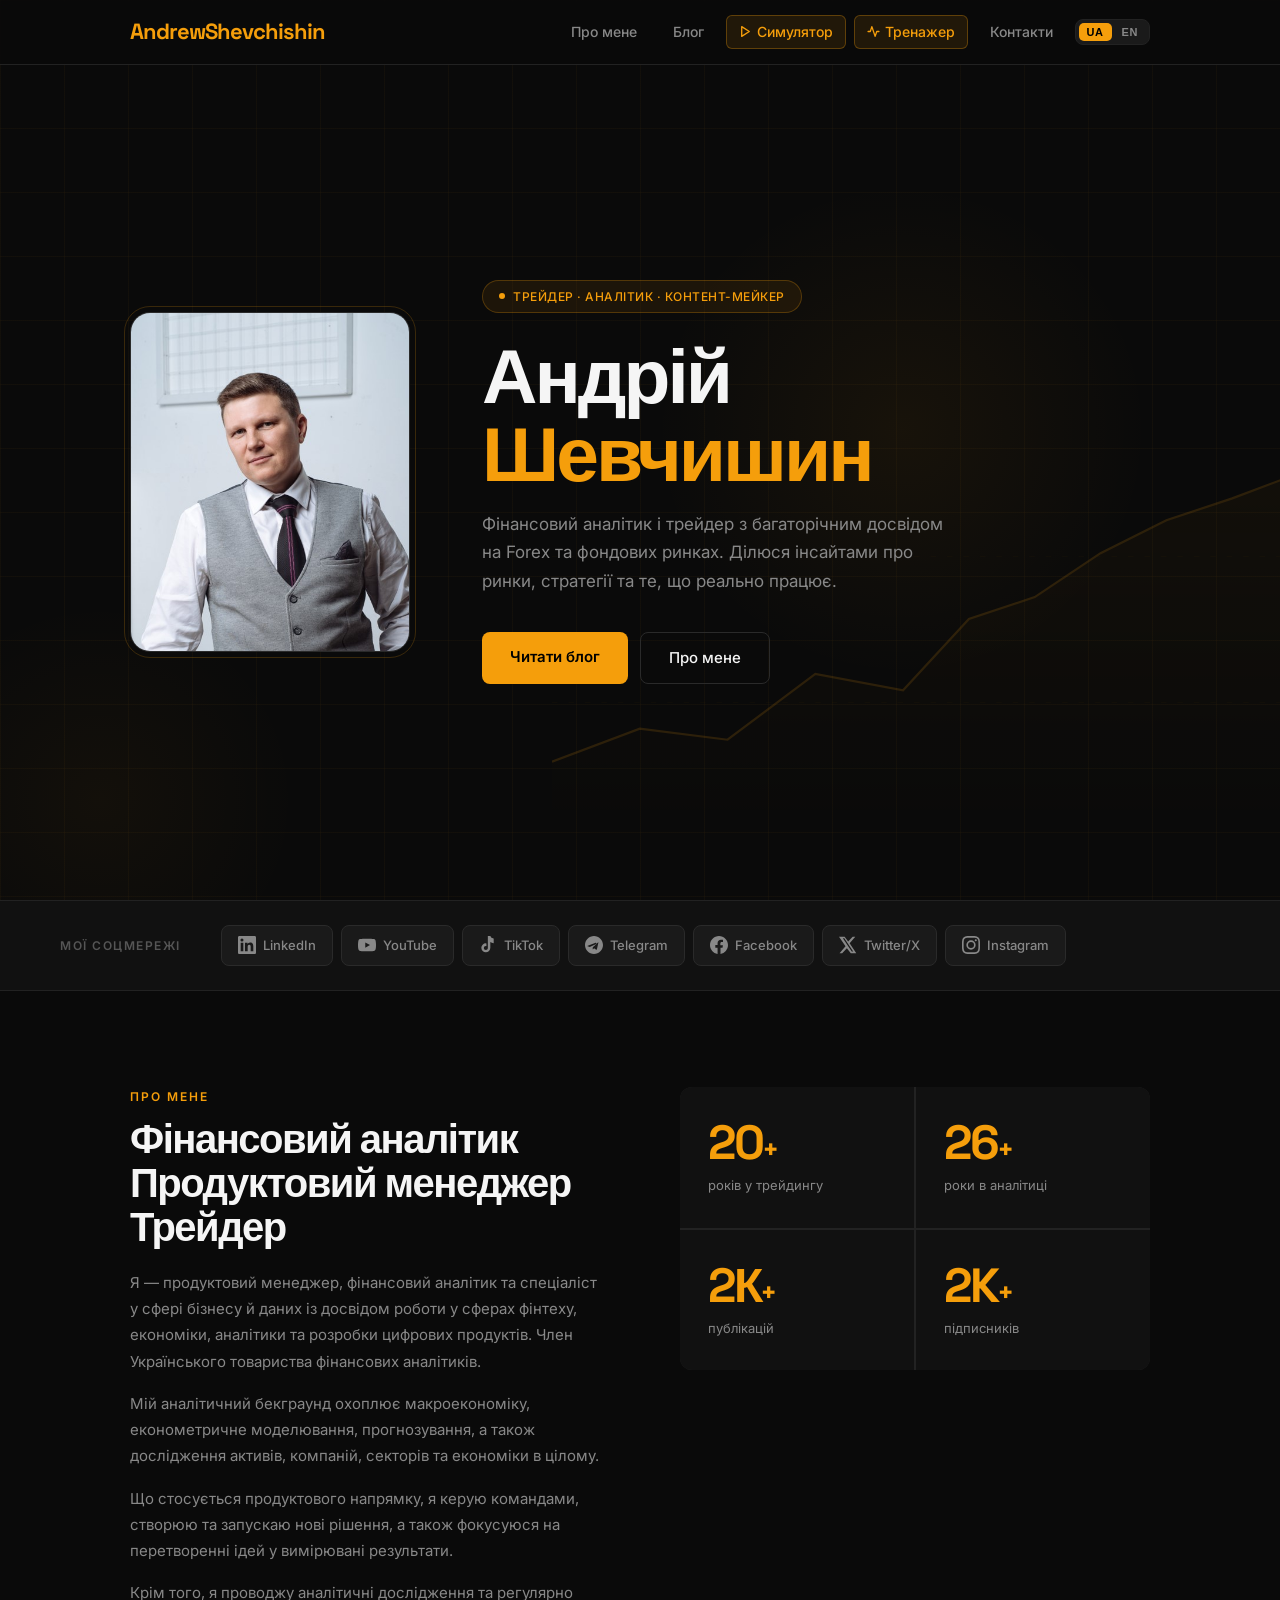
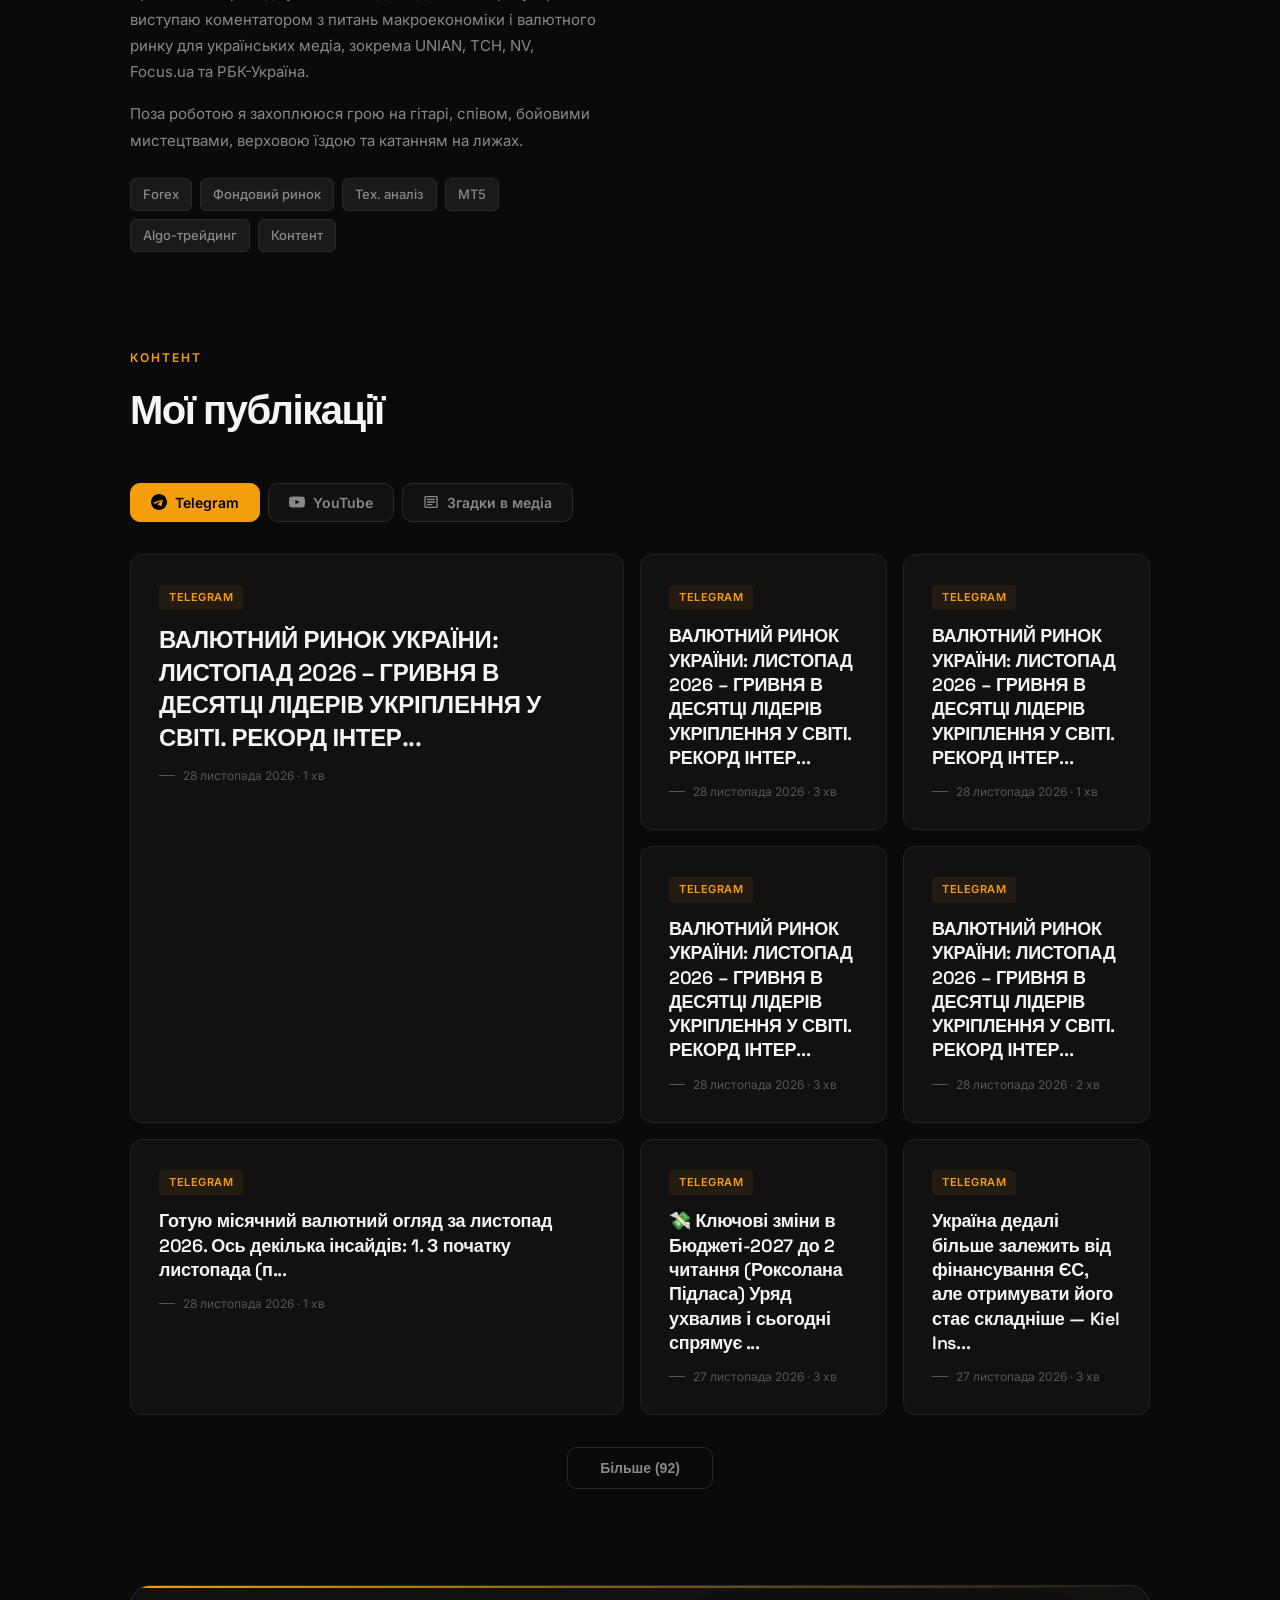
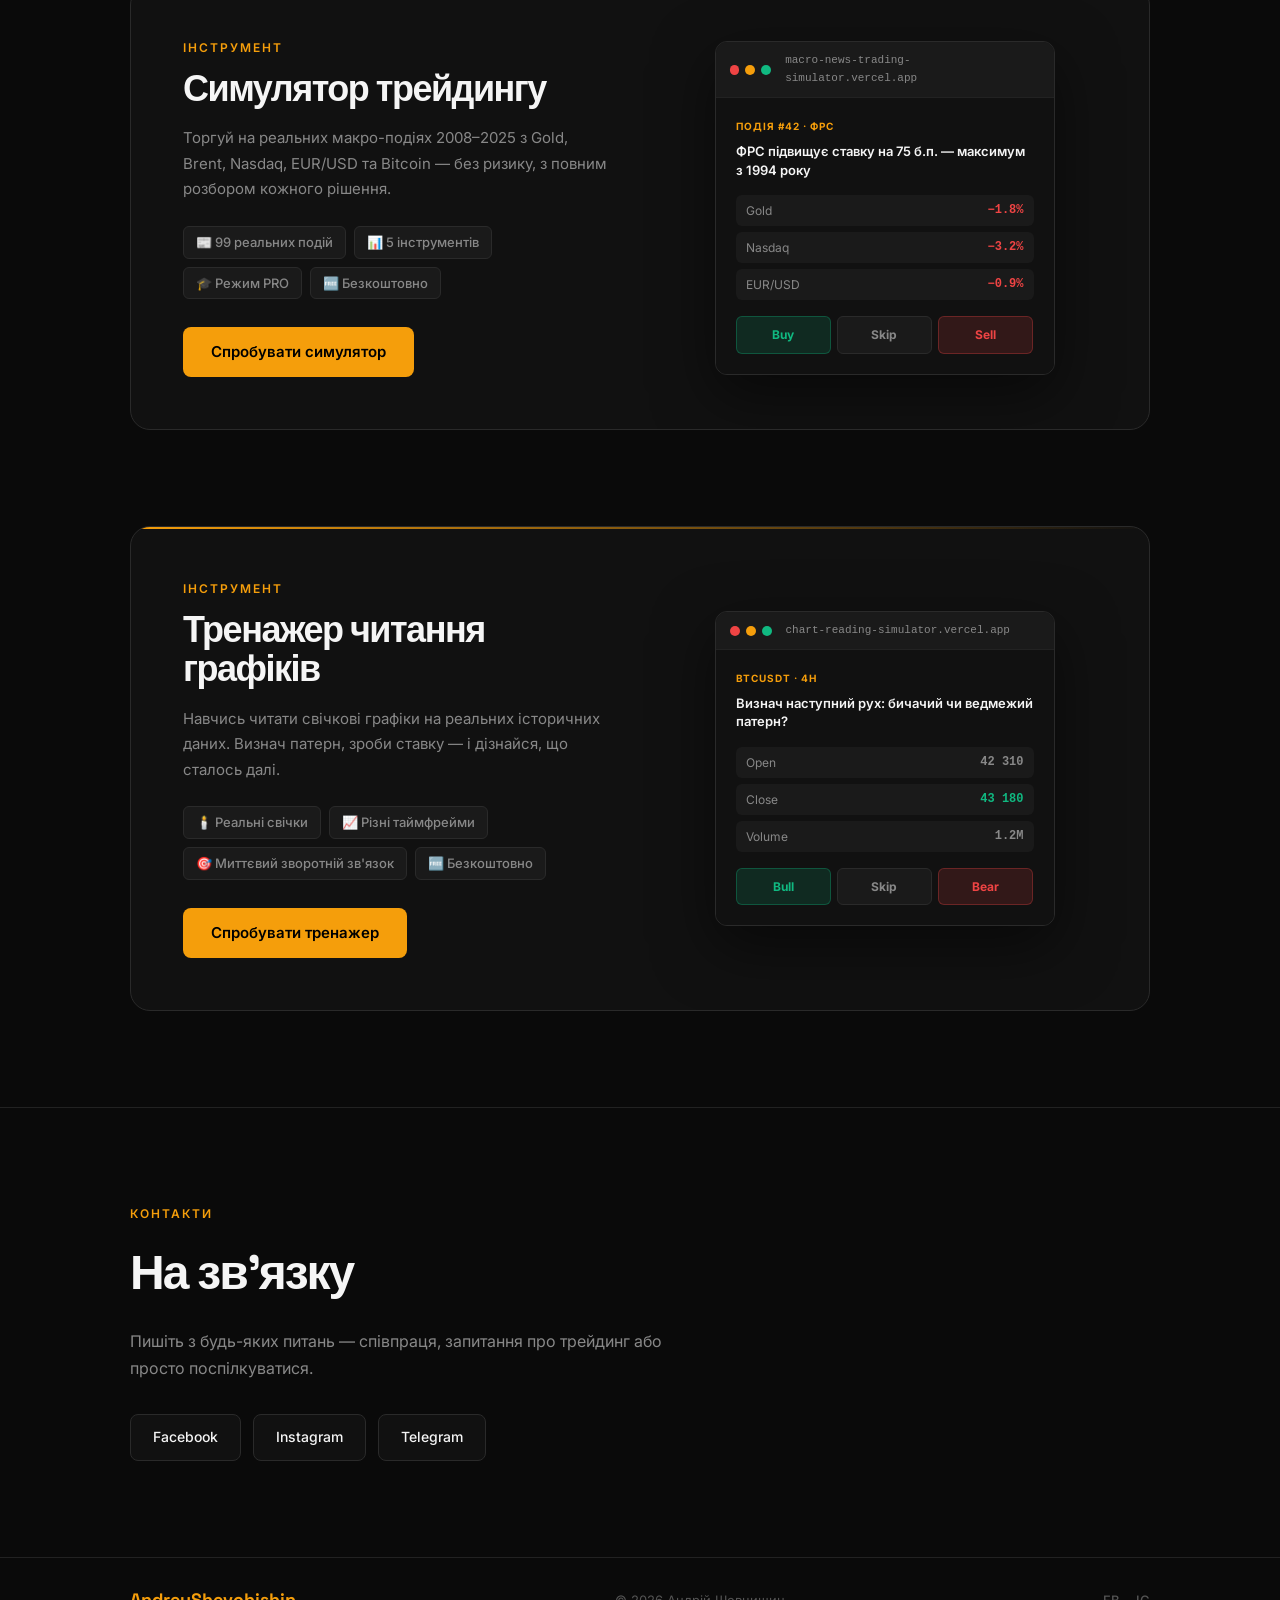
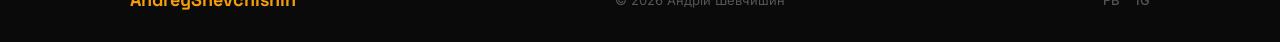
<file: index.html>
<!DOCTYPE html>
<html lang="uk">
<head>
<meta charset="UTF-8">
<meta name="viewport" content="width=device-width, initial-scale=1.0">
<title>Андрій Шевчишин — Фінансовий аналітик</title>
<meta name="description" content="Персональний сайт Андрія Шевчишина — фінансовий аналітик, трейдер, контент-мейкер, продакт-менеджер">
<link rel="icon" type="image/svg+xml" href="favicon.svg">
<link rel="alternate icon" href="favicon.ico">
<link rel="preconnect" href="https://fonts.googleapis.com">
<link rel="preconnect" href="https://fonts.gstatic.com" crossorigin>
<link href="https://fonts.googleapis.com/css2?family=Inter:wght@300;400;500;600;700&family=Space+Grotesk:wght@400;500;700&display=swap" rel="stylesheet">
<link rel="stylesheet" href="style.css">

<meta property="og:type" content="profile">
<meta property="og:title" content="Андрій Шевчишин — Фінансовий аналітик">
<meta property="og:description" content="Фінансовий аналітик, трейдер та продакт-менеджер з 20+ роками досвіду. Blog, симулятори трейдингу, аналітика Forex.">
<meta property="og:image" content="https://andyshev79.github.io/personal-site/Shevshichin.jpg">
<meta property="og:url" content="https://andyshev79.github.io/personal-site/index.html">
<meta property="og:locale" content="uk_UA">

<meta name="twitter:card" content="summary_large_image">
<meta name="twitter:title" content="Андрій Шевчишин — Фінансовий аналітик">
<meta name="twitter:description" content="Фінансовий аналітик, трейдер та продакт-менеджер з 20+ роками досвіду.">
<meta name="twitter:image" content="https://andyshev79.github.io/personal-site/Shevshichin.jpg">

<script type="application/ld+json">
{
  "@context": "https://schema.org",
  "@type": "Person",
  "name": "Андрій Шевчишин",
  "alternateName": "Andrew Shevchishin",
  "url": "https://andyshev79.github.io/personal-site/index.html",
  "image": "https://andyshev79.github.io/personal-site/Shevshichin.jpg",
  "jobTitle": "Research and Analysis Group Lead",
  "description": "Фінансовий аналітик і трейдер з 20+ роками досвіду на Forex та фондових ринках. Член Українського товариства фінансових аналітиків. Коментатор з питань макроекономіки та валютного ринку для українських медіа.",
  "worksFor": {
    "@type": "Organization",
    "name": "Libertex Group"
  },
  "memberOf": {
    "@type": "Organization",
    "name": "Українське товариство фінансових аналітиків (УТФА)"
  },
  "sameAs": [
    "https://www.linkedin.com/in/andrew-shevchishin-25170439/",
    "https://www.youtube.com/channel/UCLNHlZolCyjNAuhFwSVcicA",
    "https://www.tiktok.com/@andyshev",
    "https://t.me/shevchyshyn_trends",
    "https://www.facebook.com/AndyShev79",
    "https://x.com/AShechishin",
    "https://www.instagram.com/andreyshevchishin/"
  ]
}
</script>
</head>
<body>

<!-- NAV -->
<nav id="navbar">
  <div class="nav-container">
    <div class="nav-logo">AndrewShevchishin</div>
    <div class="nav-links">
      <a href="#about" data-i18n="nav.about">Про мене</a>
      <a href="#blog" data-i18n="nav.blog">Блог</a>
      <a href="simulator.html" class="nav-simulator">
        <svg width="13" height="13" viewBox="0 0 24 24" fill="none" stroke="currentColor" stroke-width="2.5" stroke-linecap="round" stroke-linejoin="round"><polygon points="5 3 19 12 5 21 5 3"/></svg>
        <span data-i18n="nav.simulator">Симулятор</span>
      </a>
      <a href="chart-simulator.html" class="nav-simulator">
        <svg width="13" height="13" viewBox="0 0 24 24" fill="none" stroke="currentColor" stroke-width="2.5" stroke-linecap="round" stroke-linejoin="round"><polyline points="22 12 18 12 15 21 9 3 6 12 2 12"/></svg>
        <span data-i18n="nav.trainer">Тренажер</span>
      </a>
      <a href="#contacts" data-i18n="nav.contacts">Контакти</a>
    </div>
    <div class="lang-switcher">
      <button class="lang-btn active" data-lang="uk">UA</button>
      <button class="lang-btn" data-lang="en">EN</button>
    </div>
    <button class="nav-burger" id="burger">
      <span></span><span></span><span></span>
    </button>
  </div>
</nav>

<!-- HERO -->
<section class="hero" id="home">
  <div class="hero-bg">
    <div class="grid-lines"></div>
    <div class="chart-container">
      <svg viewBox="0 0 700 400" fill="none" xmlns="http://www.w3.org/2000/svg">
        <defs>
          <linearGradient id="chartGrad" x1="0" y1="0" x2="0" y2="1">
            <stop offset="0%" stop-color="#F59E0B" stop-opacity="0.25"/>
            <stop offset="100%" stop-color="#F59E0B" stop-opacity="0"/>
          </linearGradient>
        </defs>
        <polyline class="chart-line" points="0,320 80,290 160,300 240,240 320,255 380,190 440,170 500,130 560,100 620,80 700,50"/>
        <polygon class="chart-fill" points="0,320 80,290 160,300 240,240 320,255 380,190 440,170 500,130 560,100 620,80 700,50 700,400 0,400"/>
        <line x1="0" y1="133" x2="700" y2="133" stroke="#F59E0B" stroke-width="0.5" stroke-dasharray="5,10" opacity="0.3"/>
        <line x1="0" y1="266" x2="700" y2="266" stroke="#F59E0B" stroke-width="0.5" stroke-dasharray="5,10" opacity="0.3"/>
      </svg>
    </div>
    <div class="glow-1"></div>
    <div class="glow-2"></div>
  </div>

  <div class="hero-inner">
    <div class="hero-photo-wrap">
      <div class="hero-photo">
        <img src="Shevshichin.jpg" alt="Андрій Шевчишин — фінансовий аналітик і трейдер" onerror="this.parentElement.classList.add('no-photo')">
        <div class="photo-placeholder">АШ</div>
      </div>
      <div class="photo-ring"></div>
    </div>

    <div class="hero-content">
      <div class="hero-badge">
        <span class="badge-dot"></span>
        <span data-i18n="hero.badge">Трейдер · Аналітик · Контент-мейкер</span>
      </div>
      <h1 data-i18n="hero.name">Андрій<br><span class="gold">Шевчишин</span></h1>
      <p class="hero-bio" data-i18n="hero.bio">
        Фінансовий аналітик і трейдер з багаторічним досвідом на Forex та фондових ринках. Ділюся інсайтами про ринки, стратегії та те, що реально працює.
      </p>
      <div class="hero-cta">
        <a href="#blog" class="btn-primary" data-i18n="hero.cta1">Читати блог</a>
        <a href="#about" class="btn-ghost" data-i18n="hero.cta2">Про мене</a>
      </div>
    </div>
  </div>
</section>

<!-- SOCIAL BAR -->
<div class="social-bar">
  <span class="social-label" data-i18n="social.label">Мої соцмережі</span>
  <div class="social-links" id="social-links">
    <a href="https://www.linkedin.com/in/andrew-shevchishin-25170439/" class="social-link" data-platform="linkedin" target="_blank" rel="noopener">
      <svg width="18" height="18" viewBox="0 0 24 24" fill="currentColor"><path d="M20.4 20.4h-3.5v-5.6c0-1.3 0-3-1.9-3s-2.1 1.5-2.1 3v5.6H9.3V9h3.4v1.6h.1c.5-.9 1.6-1.9 3.3-1.9 3.6 0 4.3 2.4 4.3 5.4v6.3zM5.3 7.4a2 2 0 1 1 0-4.1 2 2 0 0 1 0 4.1zM7.1 20.4H3.6V9h3.5v11.4zM22.2 0H1.8C.8 0 0 .8 0 1.8v20.4C0 23.2.8 24 1.8 24h20.4c1 0 1.8-.8 1.8-1.8V1.8C24 .8 23.2 0 22.2 0z"/></svg>
      LinkedIn
    </a>
    <a href="https://www.youtube.com/channel/UCLNHlZolCyjNAuhFwSVcicA" class="social-link" data-platform="youtube">
      <svg width="18" height="18" viewBox="0 0 24 24" fill="currentColor"><path d="M23.5 6.2a3 3 0 0 0-2.1-2.1C19.5 3.6 12 3.6 12 3.6s-7.5 0-9.4.5A3 3 0 0 0 .5 6.2 31 31 0 0 0 0 12a31 31 0 0 0 .5 5.8 3 3 0 0 0 2.1 2.1c1.9.5 9.4.5 9.4.5s7.5 0 9.4-.5a3 3 0 0 0 2.1-2.1A31 31 0 0 0 24 12a31 31 0 0 0-.5-5.8zM9.7 15.5V8.5l6.3 3.5-6.3 3.5z"/></svg>
      YouTube
    </a>
    <a href="https://www.tiktok.com/@andyshev" class="social-link" data-platform="tiktok">
      <svg width="18" height="18" viewBox="0 0 24 24" fill="currentColor"><path d="M19.6 3.3A4.5 4.5 0 0 1 15.1 0h-3.3v16.4a2.7 2.7 0 0 1-2.7 2.4 2.7 2.7 0 0 1-2.7-2.7 2.7 2.7 0 0 1 2.7-2.7c.3 0 .5 0 .8.1V9.9a6 6 0 0 0-.8-.1 6 6 0 0 0-6 6 6 6 0 0 0 6 6 6 6 0 0 0 6-6V8.1a7.8 7.8 0 0 0 4.5 1.4V6.2a4.5 4.5 0 0 1-0-.9z"/></svg>
      TikTok
    </a>
    <a href="https://t.me/shevchyshyn_trends" class="social-link" data-platform="telegram">
      <svg width="18" height="18" viewBox="0 0 24 24" fill="currentColor"><path d="M12 0C5.4 0 0 5.4 0 12s5.4 12 12 12 12-5.4 12-12S18.6 0 12 0zm5.9 8.2-2 9.5c-.1.6-.5.8-1 .5l-2.8-2-1.3 1.3c-.2.2-.3.3-.6.3l.2-2.8 4.9-4.4c.2-.2 0-.3-.3-.1L6.3 14.5l-2.7-.8c-.6-.2-.6-.6.1-.8l10.5-4c.5-.2 1 .1.7.8-.1 0-.1 0 0 .5z"/></svg>
      Telegram
    </a>
    <a href="https://www.facebook.com/AndyShev79" class="social-link" data-platform="facebook" target="_blank" rel="noopener">
      <svg width="18" height="18" viewBox="0 0 24 24" fill="currentColor"><path d="M24 12.1C24 5.4 18.6 0 12 0S0 5.4 0 12.1C0 18.1 4.4 23.1 10.1 24v-8.4H7.1v-3.5h3V9.6c0-3 1.8-4.7 4.5-4.7 1.3 0 2.7.2 2.7.2v3h-1.5c-1.5 0-2 .9-2 1.9v2.2h3.4l-.5 3.5H14V24C19.6 23.1 24 18.1 24 12.1z"/></svg>
      Facebook
    </a>
    <a href="https://x.com/AShechishin" class="social-link" data-platform="twitter">
      <svg width="18" height="18" viewBox="0 0 24 24" fill="currentColor"><path d="M18.2 1h3.5L14.2 9.8 23 23h-7.3l-5.2-6.8L4.2 23H.7l8-9.4L0 1h7.5l4.7 6.2L18.2 1zm-1.2 19.8h1.9L7.1 2.9H5.1l11.9 17.9z"/></svg>
      Twitter/X
    </a>
    <a href="https://www.instagram.com/andreyshevchishin/" class="social-link" data-platform="instagram" target="_blank" rel="noopener">
      <svg width="18" height="18" viewBox="0 0 24 24" fill="currentColor"><path d="M12 2.2c3.2 0 3.6 0 4.9.1 3.3.1 4.8 1.7 4.9 4.9.1 1.3.1 1.6.1 4.8 0 3.2 0 3.6-.1 4.8-.1 3.2-1.7 4.8-4.9 4.9-1.3.1-1.6.1-4.9.1-3.2 0-3.6 0-4.8-.1-3.3-.1-4.8-1.7-4.9-4.9C2.2 15.6 2.2 15.3 2.2 12c0-3.2 0-3.6.1-4.8C2.4 3.9 4 2.3 7.2 2.3c1.2-.1 1.6-.1 4.8-.1zM12 0C8.7 0 8.3 0 7.1.1 2.7.3.3 2.7.1 7.1.0 8.3 0 8.7 0 12c0 3.3 0 3.7.1 4.9.2 4.4 2.6 6.8 7 7C8.3 24 8.7 24 12 24s3.7 0 4.9-.1c4.4-.2 6.8-2.6 7-7 .1-1.2.1-1.6.1-4.9 0-3.3 0-3.7-.1-4.9C23.7 2.7 21.3.3 16.9.1 15.7 0 15.3 0 12 0zm0 5.8a6.2 6.2 0 1 0 0 12.4 6.2 6.2 0 0 0 0-12.4zM12 16a4 4 0 1 1 0-8 4 4 0 0 1 0 8zm6.4-11.8a1.4 1.4 0 1 0 0 2.8 1.4 1.4 0 0 0 0-2.8z"/></svg>
      Instagram
    </a>
  </div>
</div>

<!-- ABOUT -->
<section class="about-section" id="about">
  <div class="container">
    <div class="about-grid">
      <div class="about-text">
        <div class="section-label" data-i18n="about.label">Про мене</div>
        <h2 data-i18n="about.h2">Фінансовий аналітик<br>Продуктовий менеджер<br>Трейдер</h2>
        <p data-i18n="about.p1">Я — продуктовий менеджер, фінансовий аналітик та спеціаліст у сфері бізнесу й даних із досвідом роботи у сферах фінтеху, економіки, аналітики та розробки цифрових продуктів. Член Українського товариства фінансових аналітиків.</p>
        <p data-i18n="about.p2">Мій аналітичний бекграунд охоплює макроекономіку, економетричне моделювання, прогнозування, а також дослідження активів, компаній, секторів та економіки в цілому.</p>
        <p data-i18n="about.p3">Що стосується продуктового напрямку, я керую командами, створюю та запускаю нові рішення, а також фокусуюся на перетворенні ідей у вимірювані результати.</p>
        <p data-i18n="about.p4">Крім того, я проводжу аналітичні дослідження та регулярно виступаю коментатором з питань макроекономіки і валютного ринку для українських медіа, зокрема UNIAN, ТСН, NV, Focus.ua та РБК-Україна.</p>
        <p data-i18n="about.p5">Поза роботою я захоплююся грою на гітарі, співом, бойовими мистецтвами, верховою їздою та катанням на лижах.</p>
        <div class="about-tags">
          <span class="tag">Forex</span>
          <span class="tag">Фондовий ринок</span>
          <span class="tag">Тех. аналіз</span>
          <span class="tag">MT5</span>
          <span class="tag">Algo-трейдинг</span>
          <span class="tag">Контент</span>
        </div>
      </div>
      <div class="about-stats">
        <div class="stat-card">
          <div class="stat-num">20<span>+</span></div>
          <div class="stat-label" data-i18n="stat.trading">років у трейдингу</div>
        </div>
        <div class="stat-card">
          <div class="stat-num">26<span>+</span></div>
          <div class="stat-label" data-i18n="stat.analytics">роки в аналітиці</div>
        </div>
        <div class="stat-card">
          <div class="stat-num">2К<span>+</span></div>
          <div class="stat-label" data-i18n="stat.posts">публікацій</div>
        </div>
        <div class="stat-card">
          <div class="stat-num">2K<span>+</span></div>
          <div class="stat-label" data-i18n="stat.followers">підписників</div>
        </div>
      </div>
    </div>
  </div>
</section>

<!-- BLOG -->
<section class="blog-section" id="blog">
  <div class="container">
    <div class="section-header">
      <div>
        <div class="section-label" data-i18n="blog.label">Контент</div>
        <h2 data-i18n="blog.h2">Мої публікації</h2>
      </div>
    </div>
    <div class="tab-bar">
      <button class="tab-btn active" data-source="telegram">
        <svg width="16" height="16" viewBox="0 0 24 24" fill="currentColor"><path d="M12 0C5.4 0 0 5.4 0 12s5.4 12 12 12 12-5.4 12-12S18.6 0 12 0zm5.9 8.2-2 9.5c-.1.6-.5.8-1 .5l-2.8-2-1.3 1.3c-.2.2-.3.3-.6.3l.2-2.8 4.9-4.4c.2-.2 0-.3-.3-.1L6.3 14.5l-2.7-.8c-.6-.2-.6-.6.1-.8l10.5-4c.5-.2 1 .1.7.8-.1 0-.1 0 0 .5z"/></svg>
        <span data-i18n="tab.telegram">Telegram</span>
      </button>
      <button class="tab-btn" data-source="youtube">
        <svg width="16" height="16" viewBox="0 0 24 24" fill="currentColor"><path d="M23.5 6.2a3 3 0 0 0-2.1-2.1C19.5 3.6 12 3.6 12 3.6s-7.5 0-9.4.5A3 3 0 0 0 .5 6.2 31 31 0 0 0 0 12a31 31 0 0 0 .5 5.8 3 3 0 0 0 2.1 2.1c1.9.5 9.4.5 9.4.5s7.5 0 9.4-.5a3 3 0 0 0 2.1-2.1A31 31 0 0 0 24 12a31 31 0 0 0-.5-5.8zM9.7 15.5V8.5l6.3 3.5-6.3 3.5z"/></svg>
        <span data-i18n="tab.youtube">YouTube</span>
      </button>
      <button class="tab-btn" data-source="news">
        <svg width="16" height="16" viewBox="0 0 24 24" fill="currentColor"><path d="M20 3H4a2 2 0 0 0-2 2v14a2 2 0 0 0 2 2h16a2 2 0 0 0 2-2V5a2 2 0 0 0-2-2zm0 16H4V5h16v14zM6 7h12v2H6zm0 4h12v2H6zm0 4h8v2H6z"/></svg>
        <span data-i18n="tab.news">Згадки в медіа</span>
      </button>
    </div>
    <div class="posts-grid" id="posts-container"></div>
    <div class="load-more-wrap">
      <button id="load-more-btn" class="load-more-btn" style="display:none">Більше</button>
    </div>
  </div>
</section>

<!-- SIMULATOR BANNER -->
<section class="simulator-section">
  <div class="container">
    <div class="simulator-banner">
      <div class="sim-left">
        <div class="section-label" data-i18n="sim1.label">Інструмент</div>
        <h2 data-i18n="sim1.h2">Симулятор трейдингу</h2>
        <p data-i18n="sim1.desc">Торгуй на реальних макро-подіях 2008–2025 з Gold, Brent, Nasdaq, EUR/USD та Bitcoin — без ризику, з повним розбором кожного рішення.</p>
        <div class="sim-features">
          <span class="sim-feat" data-i18n="sim1.f1">📰 99 реальних подій</span>
          <span class="sim-feat" data-i18n="sim1.f2">📊 5 інструментів</span>
          <span class="sim-feat" data-i18n="sim1.f3">🎓 Режим PRO</span>
          <span class="sim-feat" data-i18n="sim1.f4">🆓 Безкоштовно</span>
        </div>
        <a href="simulator.html" class="btn-primary sim-cta" data-i18n="sim1.cta">Спробувати симулятор</a>
      </div>
      <div class="sim-right">
        <div class="sim-preview">
          <div class="sim-screen">
            <div class="sim-bar">
              <span class="sim-dot" style="background:#EF4444"></span>
              <span class="sim-dot" style="background:#F59E0B"></span>
              <span class="sim-dot" style="background:#10B981"></span>
              <span class="sim-url">macro-news-trading-simulator.vercel.app</span>
            </div>
            <div class="sim-content">
              <div class="sim-event-label" data-i18n="sim1.event">ПОДІЯ #42 · ФРС</div>
              <div class="sim-event-title" data-i18n="sim1.title">ФРС підвищує ставку на 75 б.п. — максимум з 1994 року</div>
              <div class="sim-instruments">
                <div class="sim-inst"><span>Gold</span><span class="sim-val down">−1.8%</span></div>
                <div class="sim-inst"><span>Nasdaq</span><span class="sim-val down">−3.2%</span></div>
                <div class="sim-inst"><span>EUR/USD</span><span class="sim-val down">−0.9%</span></div>
              </div>
              <div class="sim-btns">
                <div class="sim-btn buy">Buy</div>
                <div class="sim-btn skip">Skip</div>
                <div class="sim-btn sell">Sell</div>
              </div>
            </div>
          </div>
        </div>
      </div>
    </div>
  </div>
</section>

<!-- CHART SIMULATOR BANNER -->
<section class="simulator-section">
  <div class="container">
    <div class="simulator-banner">
      <div class="sim-left">
        <div class="section-label" data-i18n="sim2.label">Інструмент</div>
        <h2 data-i18n="sim2.h2">Тренажер читання графіків</h2>
        <p data-i18n="sim2.desc">Навчись читати свічкові графіки на реальних історичних даних. Визнач патерн, зроби ставку — і дізнайся, що сталось далі.</p>
        <div class="sim-features">
          <span class="sim-feat" data-i18n="sim2.f1">🕯️ Реальні свічки</span>
          <span class="sim-feat" data-i18n="sim2.f2">📈 Різні таймфрейми</span>
          <span class="sim-feat" data-i18n="sim2.f3">🎯 Миттєвий зворотній зв'язок</span>
          <span class="sim-feat" data-i18n="sim2.f4">🆓 Безкоштовно</span>
        </div>
        <a href="chart-simulator.html" class="btn-primary sim-cta" data-i18n="sim2.cta">Спробувати тренажер</a>
      </div>
      <div class="sim-right">
        <div class="sim-preview">
          <div class="sim-screen">
            <div class="sim-bar">
              <span class="sim-dot" style="background:#EF4444"></span>
              <span class="sim-dot" style="background:#F59E0B"></span>
              <span class="sim-dot" style="background:#10B981"></span>
              <span class="sim-url">chart-reading-simulator.vercel.app</span>
            </div>
            <div class="sim-content">
              <div class="sim-event-label" data-i18n="sim2.event">BTCUSDT · 4H</div>
              <div class="sim-event-title" data-i18n="sim2.title">Визнач наступний рух: бичачий чи ведмежий патерн?</div>
              <div class="sim-instruments">
                <div class="sim-inst"><span>Open</span><span class="sim-val">42 310</span></div>
                <div class="sim-inst"><span>Close</span><span class="sim-val up">43 180</span></div>
                <div class="sim-inst"><span>Volume</span><span class="sim-val">1.2M</span></div>
              </div>
              <div class="sim-btns">
                <div class="sim-btn buy">Bull</div>
                <div class="sim-btn skip">Skip</div>
                <div class="sim-btn sell">Bear</div>
              </div>
            </div>
          </div>
        </div>
      </div>
    </div>
  </div>
</section>

<!-- CONTACTS -->
<section class="contacts-section" id="contacts">
  <div class="container">
    <div class="contacts-inner">
      <div class="section-label" data-i18n="contacts.label">Контакти</div>
      <h2 data-i18n="contacts.h2">На зв'язку</h2>
      <p class="contacts-desc" data-i18n="contacts.desc">Пишіть з будь-яких питань — співпраця, запитання про трейдинг або просто поспілкуватися.</p>
      <div class="contacts-social">
        <a href="https://www.facebook.com/AndyShev79" class="contact-btn" target="_blank" rel="noopener">Facebook</a>
        <a href="https://www.instagram.com/andreyshevchishin/" class="contact-btn" target="_blank" rel="noopener">Instagram</a>
        <a href="https://t.me/shevchyshyn_trends" class="contact-btn" target="_blank" rel="noopener">Telegram</a>
      </div>
    </div>
  </div>
</section>

<!-- FOOTER -->
<footer>
  <div class="container">
    <div class="footer-inner">
      <div class="footer-logo">AndreyShevchishin</div>
      <div class="footer-copy" data-i18n="footer.copy">© 2026 Андрій Шевчишин</div>
      <div class="footer-links">
        <a href="https://www.facebook.com/AndyShev79" target="_blank" rel="noopener">FB</a>
        <a href="https://www.instagram.com/andreyshevchishin/" target="_blank" rel="noopener">IG</a>
      </div>
    </div>
  </div>
</footer>

<script src="i18n.js"></script>
<script src="posts.js"></script>
<script src="main.js"></script>
</body>
</html>
</file>
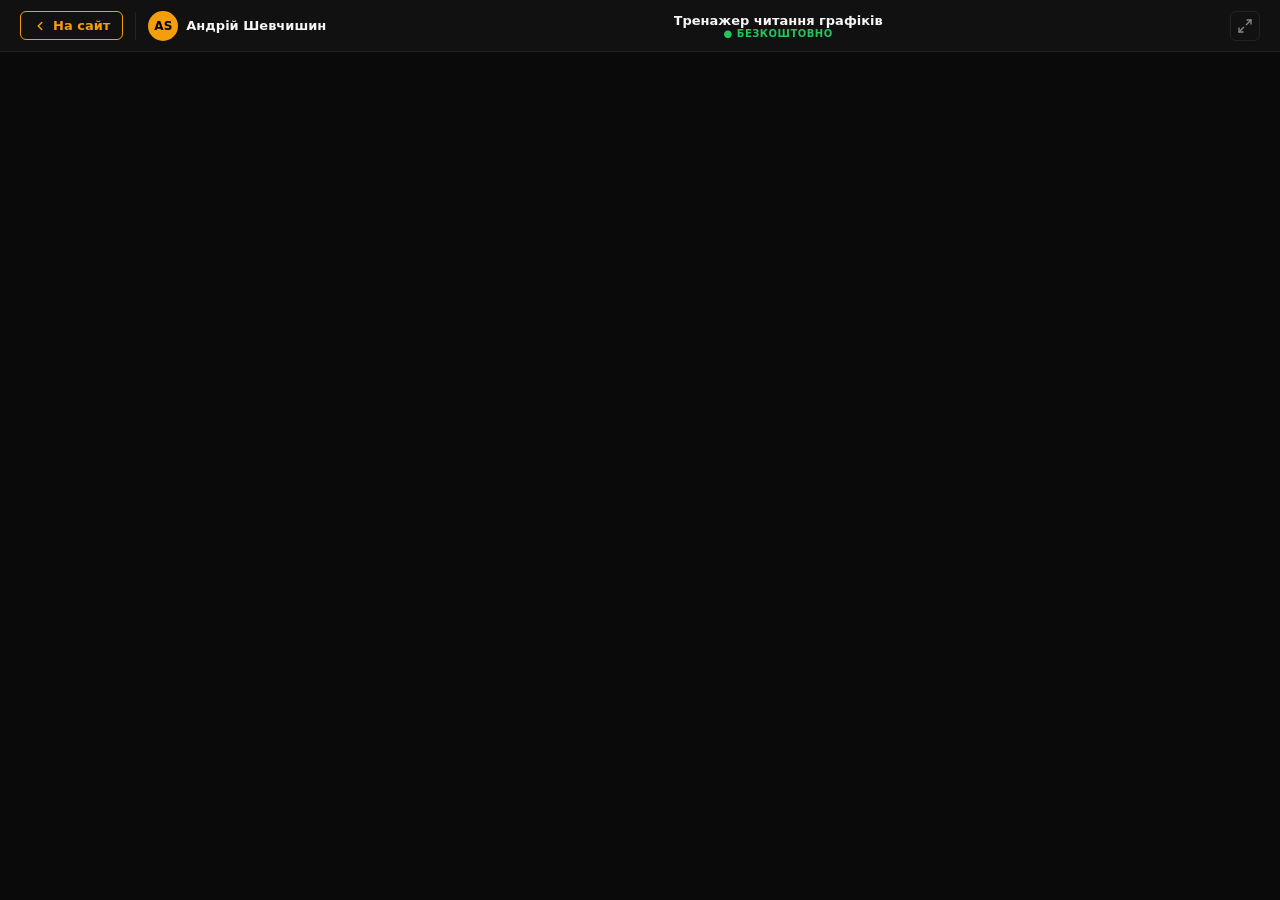
<file: chart-simulator.html>
<!DOCTYPE html>
<html lang="uk">
<head>
  <meta charset="UTF-8" />
  <meta name="viewport" content="width=device-width, initial-scale=1.0" />
  <title>Тренажер читання графіків · Андрій Шевчишин</title>
  <link rel="icon" type="image/svg+xml" href="favicon.svg">
  <link rel="alternate icon" href="favicon.ico">
  <style>
    *, *::before, *::after { box-sizing: border-box; margin: 0; padding: 0; }

    :root {
      --bg: #0A0A0A;
      --bg2: #111111;
      --gold: #F59E0B;
      --text: #F5F5F5;
      --muted: #888;
      --border: #222;
    }

    body {
      background: var(--bg);
      color: var(--text);
      font-family: 'Inter', system-ui, sans-serif;
      height: 100dvh;
      display: flex;
      flex-direction: column;
      overflow: hidden;
    }

    .topbar {
      display: flex;
      align-items: center;
      gap: 12px;
      padding: 0 20px;
      height: 52px;
      min-height: 52px;
      background: var(--bg2);
      border-bottom: 1px solid var(--border);
      flex-shrink: 0;
    }

    .back-btn {
      display: flex;
      align-items: center;
      gap: 6px;
      color: var(--gold);
      text-decoration: none;
      font-size: 13px;
      font-weight: 600;
      padding: 6px 12px;
      border: 1px solid var(--gold);
      border-radius: 6px;
      transition: background 0.2s, color 0.2s;
      white-space: nowrap;
    }
    .back-btn:hover {
      background: var(--gold);
      color: #000;
    }
    .back-btn svg {
      width: 14px;
      height: 14px;
      flex-shrink: 0;
    }

    .divider {
      width: 1px;
      height: 28px;
      background: var(--border);
      flex-shrink: 0;
    }

    .brand {
      display: flex;
      align-items: center;
      gap: 8px;
      text-decoration: none;
      color: var(--text);
    }
    .brand-logo {
      width: 30px;
      height: 30px;
      border-radius: 50%;
      background: var(--gold);
      display: flex;
      align-items: center;
      justify-content: center;
      font-weight: 800;
      font-size: 12px;
      color: #000;
      flex-shrink: 0;
    }
    .brand-name {
      font-size: 13px;
      font-weight: 600;
      display: none;
    }
    @media (min-width: 480px) { .brand-name { display: block; } }

    .topbar-center {
      flex: 1;
      display: flex;
      flex-direction: column;
      align-items: center;
      overflow: hidden;
    }
    .sim-title {
      font-size: 13px;
      font-weight: 700;
      white-space: nowrap;
      overflow: hidden;
      text-overflow: ellipsis;
      max-width: 100%;
    }
    .sim-badge {
      font-size: 10px;
      color: #22C55E;
      font-weight: 600;
      letter-spacing: 0.05em;
    }

    .topbar-actions {
      display: flex;
      align-items: center;
      gap: 8px;
      flex-shrink: 0;
    }

    .fullscreen-btn {
      background: none;
      border: 1px solid var(--border);
      border-radius: 6px;
      color: var(--muted);
      cursor: pointer;
      padding: 6px;
      display: flex;
      align-items: center;
      transition: border-color 0.2s, color 0.2s;
    }
    .fullscreen-btn:hover {
      border-color: var(--gold);
      color: var(--gold);
    }
    .fullscreen-btn svg { width: 16px; height: 16px; }

    .sim-frame {
      flex: 1;
      border: none;
      width: 100%;
      display: block;
    }
  </style>
</head>
<body>

  <nav class="topbar">
    <a href="index.html" class="back-btn" title="Повернутись на сайт">
      <svg viewBox="0 0 24 24" fill="none" stroke="currentColor" stroke-width="2.5" stroke-linecap="round" stroke-linejoin="round">
        <polyline points="15 18 9 12 15 6"/>
      </svg>
      На сайт
    </a>

    <div class="divider"></div>

    <a href="index.html" class="brand">
      <div class="brand-logo">AS</div>
      <span class="brand-name">Андрій Шевчишин</span>
    </a>

    <div class="topbar-center">
      <div class="sim-title">Тренажер читання графіків</div>
      <div class="sim-badge">● БЕЗКОШТОВНО</div>
    </div>

    <div class="topbar-actions">
      <button class="fullscreen-btn" id="fsBtn" title="Повноекранний режим">
        <svg id="fsIcon" viewBox="0 0 24 24" fill="none" stroke="currentColor" stroke-width="2" stroke-linecap="round" stroke-linejoin="round">
          <polyline points="15 3 21 3 21 9"/><polyline points="9 21 3 21 3 15"/>
          <line x1="21" y1="3" x2="14" y2="10"/><line x1="3" y1="21" x2="10" y2="14"/>
        </svg>
      </button>
    </div>
  </nav>

  <iframe
    id="simFrame"
    class="sim-frame"
    src="https://chart-reading-simulator.vercel.app"
    allow="fullscreen"
    loading="eager"
  ></iframe>

  <script>
    const btn = document.getElementById('fsBtn');
    const frame = document.getElementById('simFrame');
    const iconExpand = `<polyline points="15 3 21 3 21 9"/><polyline points="9 21 3 21 3 15"/><line x1="21" y1="3" x2="14" y2="10"/><line x1="3" y1="21" x2="10" y2="14"/>`;
    const iconCollapse = `<polyline points="4 14 10 14 10 20"/><polyline points="20 4 14 4 14 10"/><line x1="10" y1="20" x2="3" y2="13"/><line x1="21" y1="3" x2="14" y2="10"/>`;

    btn.addEventListener('click', () => {
      if (!document.fullscreenElement) {
        frame.requestFullscreen().catch(() => {});
        btn.querySelector('svg').innerHTML = iconCollapse;
      } else {
        document.exitFullscreen();
        btn.querySelector('svg').innerHTML = iconExpand;
      }
    });

    document.addEventListener('fullscreenchange', () => {
      if (!document.fullscreenElement) {
        btn.querySelector('svg').innerHTML = iconExpand;
      }
    });
  </script>
</body>
</html>
</file>
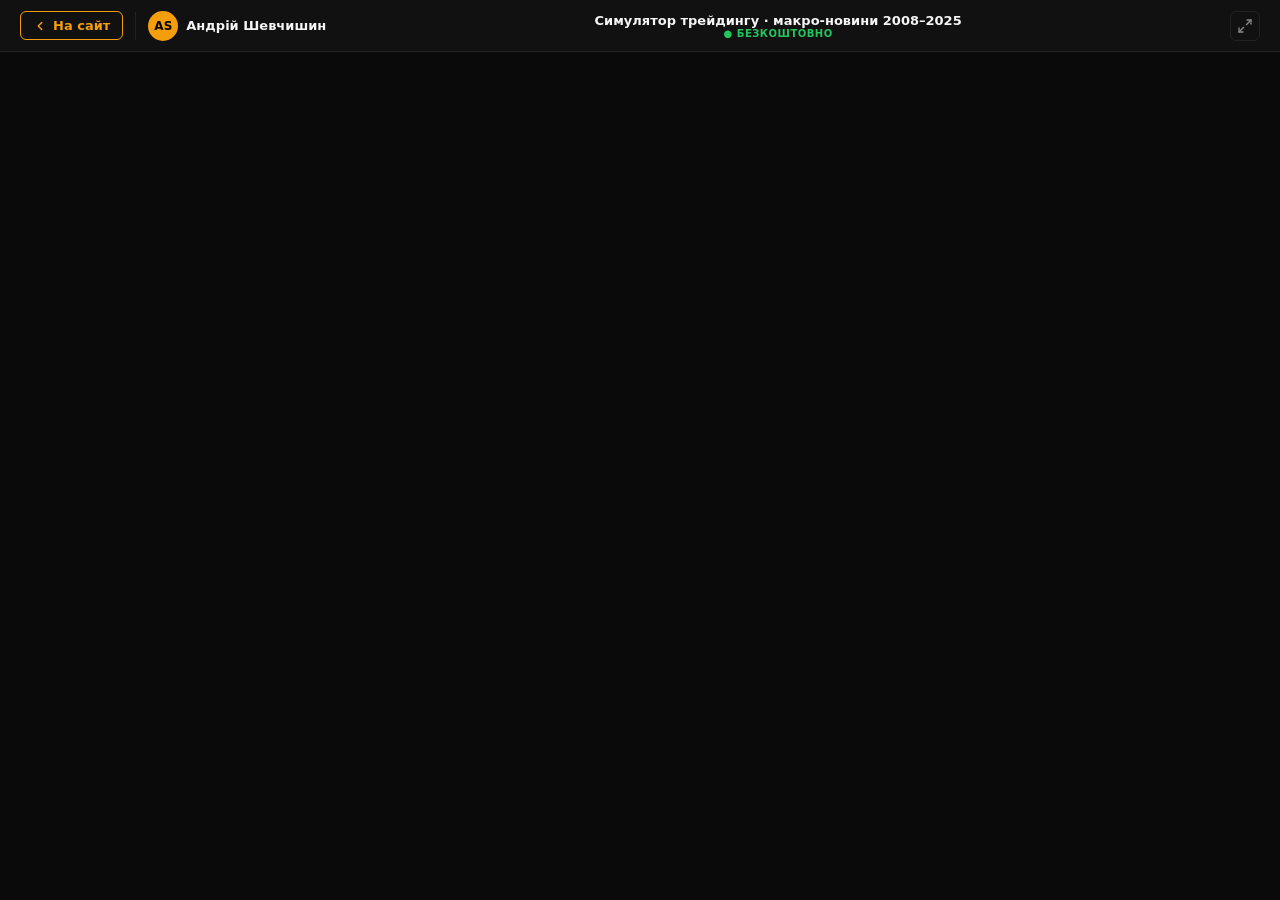
<file: simulator.html>
<!DOCTYPE html>
<html lang="uk">
<head>
  <meta charset="UTF-8" />
  <meta name="viewport" content="width=device-width, initial-scale=1.0" />
  <title>Симулятор трейдингу · Андрій Шевчишин</title>
  <link rel="icon" type="image/svg+xml" href="favicon.svg">
  <link rel="alternate icon" href="favicon.ico">
  <style>
    *, *::before, *::after { box-sizing: border-box; margin: 0; padding: 0; }

    :root {
      --bg: #0A0A0A;
      --bg2: #111111;
      --gold: #F59E0B;
      --text: #F5F5F5;
      --muted: #888;
      --border: #222;
    }

    body {
      background: var(--bg);
      color: var(--text);
      font-family: 'Inter', system-ui, sans-serif;
      height: 100dvh;
      display: flex;
      flex-direction: column;
      overflow: hidden;
    }

    /* ── TOP BAR ── */
    .topbar {
      display: flex;
      align-items: center;
      gap: 12px;
      padding: 0 20px;
      height: 52px;
      min-height: 52px;
      background: var(--bg2);
      border-bottom: 1px solid var(--border);
      flex-shrink: 0;
    }

    .back-btn {
      display: flex;
      align-items: center;
      gap: 6px;
      color: var(--gold);
      text-decoration: none;
      font-size: 13px;
      font-weight: 600;
      padding: 6px 12px;
      border: 1px solid var(--gold);
      border-radius: 6px;
      transition: background 0.2s, color 0.2s;
      white-space: nowrap;
    }
    .back-btn:hover {
      background: var(--gold);
      color: #000;
    }
    .back-btn svg {
      width: 14px;
      height: 14px;
      flex-shrink: 0;
    }

    .divider {
      width: 1px;
      height: 28px;
      background: var(--border);
      flex-shrink: 0;
    }

    .brand {
      display: flex;
      align-items: center;
      gap: 8px;
      text-decoration: none;
      color: var(--text);
    }
    .brand-logo {
      width: 30px;
      height: 30px;
      border-radius: 50%;
      background: var(--gold);
      display: flex;
      align-items: center;
      justify-content: center;
      font-weight: 800;
      font-size: 12px;
      color: #000;
      flex-shrink: 0;
    }
    .brand-name {
      font-size: 13px;
      font-weight: 600;
      display: none;
    }
    @media (min-width: 480px) { .brand-name { display: block; } }

    .topbar-center {
      flex: 1;
      display: flex;
      flex-direction: column;
      align-items: center;
      overflow: hidden;
    }
    .sim-title {
      font-size: 13px;
      font-weight: 700;
      white-space: nowrap;
      overflow: hidden;
      text-overflow: ellipsis;
      max-width: 100%;
    }
    .sim-badge {
      font-size: 10px;
      color: #22C55E;
      font-weight: 600;
      letter-spacing: 0.05em;
    }

    .topbar-actions {
      display: flex;
      align-items: center;
      gap: 8px;
      flex-shrink: 0;
    }

    .fullscreen-btn {
      background: none;
      border: 1px solid var(--border);
      border-radius: 6px;
      color: var(--muted);
      cursor: pointer;
      padding: 6px;
      display: flex;
      align-items: center;
      transition: border-color 0.2s, color 0.2s;
    }
    .fullscreen-btn:hover {
      border-color: var(--gold);
      color: var(--gold);
    }
    .fullscreen-btn svg { width: 16px; height: 16px; }

    /* ── IFRAME ── */
    .sim-frame {
      flex: 1;
      border: none;
      width: 100%;
      display: block;
    }
  </style>
</head>
<body>

  <nav class="topbar">
    <a href="index.html" class="back-btn" title="Повернутись на сайт">
      <svg viewBox="0 0 24 24" fill="none" stroke="currentColor" stroke-width="2.5" stroke-linecap="round" stroke-linejoin="round">
        <polyline points="15 18 9 12 15 6"/>
      </svg>
      На сайт
    </a>

    <div class="divider"></div>

    <a href="index.html" class="brand">
      <div class="brand-logo">AS</div>
      <span class="brand-name">Андрій Шевчишин</span>
    </a>

    <div class="topbar-center">
      <div class="sim-title">Симулятор трейдингу · макро-новини 2008–2025</div>
      <div class="sim-badge">● БЕЗКОШТОВНО</div>
    </div>

    <div class="topbar-actions">
      <button class="fullscreen-btn" id="fsBtn" title="Повноекранний режим">
        <svg id="fsIcon" viewBox="0 0 24 24" fill="none" stroke="currentColor" stroke-width="2" stroke-linecap="round" stroke-linejoin="round">
          <polyline points="15 3 21 3 21 9"/><polyline points="9 21 3 21 3 15"/>
          <line x1="21" y1="3" x2="14" y2="10"/><line x1="3" y1="21" x2="10" y2="14"/>
        </svg>
      </button>
    </div>
  </nav>

  <iframe
    id="simFrame"
    class="sim-frame"
    src="https://macro-news-trading-simulator.vercel.app"
    allow="fullscreen"
    loading="eager"
  ></iframe>

  <script>
    const btn = document.getElementById('fsBtn');
    const frame = document.getElementById('simFrame');
    const iconExpand = `<polyline points="15 3 21 3 21 9"/><polyline points="9 21 3 21 3 15"/><line x1="21" y1="3" x2="14" y2="10"/><line x1="3" y1="21" x2="10" y2="14"/>`;
    const iconCollapse = `<polyline points="4 14 10 14 10 20"/><polyline points="20 4 14 4 14 10"/><line x1="10" y1="20" x2="3" y2="13"/><line x1="21" y1="3" x2="14" y2="10"/>`;

    btn.addEventListener('click', () => {
      if (!document.fullscreenElement) {
        frame.requestFullscreen().catch(() => {});
        btn.querySelector('svg').innerHTML = iconCollapse;
      } else {
        document.exitFullscreen();
        btn.querySelector('svg').innerHTML = iconExpand;
      }
    });

    document.addEventListener('fullscreenchange', () => {
      if (!document.fullscreenElement) {
        btn.querySelector('svg').innerHTML = iconExpand;
      }
    });
  </script>
</body>
</html>
</file>
<file: style.css>
@import url('https://fonts.googleapis.com/css2?family=Inter:wght@300;400;500;600;700&family=Space+Grotesk:wght@400;500;700&display=swap');

*, *::before, *::after { margin: 0; padding: 0; box-sizing: border-box; }

:root {
  --bg: #0A0A0A;
  --bg2: #111111;
  --bg3: #1A1A1A;
  --gold: #F59E0B;
  --gold2: #D97706;
  --gold-dim: rgba(245,158,11,0.08);
  --text: #F5F5F5;
  --muted: #888;
  --muted2: #555;
  --border: #222;
  --border2: #2A2A2A;
  --radius: 12px;
}

html { scroll-behavior: smooth; }

body {
  background: var(--bg);
  color: var(--text);
  font-family: 'Inter', sans-serif;
  font-size: 16px;
  line-height: 1.6;
  overflow-x: hidden;
}

.container { max-width: 1140px; margin: 0 auto; padding: 0 60px; }

/* ───── NAV ───── */
#navbar {
  position: fixed; top: 0; left: 0; right: 0; z-index: 200;
  background: rgba(10,10,10,0.85);
  backdrop-filter: blur(16px);
  border-bottom: 1px solid var(--border);
  transition: box-shadow 0.3s;
}
#navbar.scrolled { box-shadow: 0 4px 40px rgba(0,0,0,0.5); }
.nav-container {
  max-width: 1140px; margin: 0 auto;
  display: flex; align-items: center;
  padding: 0 60px; height: 64px;
}
.nav-logo {
  font-family: 'Space Grotesk', sans-serif;
  font-size: 22px; font-weight: 700;
  color: var(--gold); letter-spacing: -1px;
  margin-right: auto;
}
.nav-links { display: flex; gap: 8px; }
.nav-links a {
  color: var(--muted); text-decoration: none;
  font-size: 14px; font-weight: 500;
  padding: 6px 14px; border-radius: 6px;
  transition: all 0.2s;
}
.nav-links a:hover { color: var(--text); background: var(--bg3); }
.lang-switcher {
  display: flex;
  align-items: center;
  gap: 2px;
  background: var(--bg3);
  border: 1px solid var(--border);
  border-radius: 8px;
  padding: 3px;
  margin-left: 8px;
}
.lang-btn {
  background: none;
  border: none;
  color: var(--muted);
  cursor: pointer;
  font-size: 11px;
  font-weight: 700;
  letter-spacing: 0.05em;
  padding: 3px 8px;
  border-radius: 5px;
  transition: background 0.15s, color 0.15s;
}
.lang-btn.active {
  background: var(--gold);
  color: #000;
}
.lang-btn:hover:not(.active) { color: var(--text); }

.nav-burger {
  display: none; flex-direction: column; gap: 5px;
  background: none; border: none; cursor: pointer; padding: 4px;
}
.nav-burger span {
  display: block; width: 22px; height: 2px;
  background: var(--muted); border-radius: 2px; transition: all 0.2s;
}

/* ───── HERO ───── */
.hero {
  min-height: 100vh;
  display: flex; align-items: center;
  padding: 64px 0 0;
  position: relative; overflow: hidden;
}
.hero-bg {
  position: absolute; inset: 0; pointer-events: none;
}
.grid-lines {
  position: absolute; inset: 0;
  background-image:
    linear-gradient(rgba(245,158,11,0.035) 1px, transparent 1px),
    linear-gradient(90deg, rgba(245,158,11,0.035) 1px, transparent 1px);
  background-size: 64px 64px;
}
.chart-container {
  position: absolute; right: -40px; bottom: 0;
  width: 60%; height: 60%; opacity: 0.15;
}
.chart-container svg { width: 100%; height: 100%; }
.chart-line { stroke: #F59E0B; stroke-width: 2; fill: none; }
.chart-fill { fill: url(#chartGrad); stroke: none; }
.glow-1 {
  position: absolute; top: 20%; right: 10%;
  width: 500px; height: 500px; border-radius: 50%;
  background: radial-gradient(circle, rgba(245,158,11,0.06) 0%, transparent 70%);
}
.glow-2 {
  position: absolute; bottom: -100px; left: -100px;
  width: 400px; height: 400px; border-radius: 50%;
  background: radial-gradient(circle, rgba(245,158,11,0.04) 0%, transparent 70%);
}

.hero-inner {
  position: relative; z-index: 2;
  max-width: 1140px; margin: 0 auto; padding: 0 60px;
  display: flex; align-items: center; gap: 72px;
  width: 100%;
}

/* Photo */
.hero-photo-wrap {
  position: relative; flex-shrink: 0;
}
.hero-photo {
  width: 280px; height: 340px;
  border-radius: 20px;
  overflow: hidden;
  background: var(--bg3);
  border: 1px solid var(--border2);
  position: relative;
}
.hero-photo img {
  width: 100%; height: 100%;
  object-fit: cover; object-position: center top;
  display: block;
}
.hero-photo.no-photo img { display: none; }
.photo-placeholder {
  position: absolute; inset: 0;
  display: flex; align-items: center; justify-content: center;
  font-family: 'Space Grotesk', sans-serif;
  font-size: 56px; font-weight: 700; color: var(--gold);
  opacity: 0.3;
}
.hero-photo img + .photo-placeholder { display: none; }
.hero-photo.no-photo .photo-placeholder { display: flex; }

.photo-ring {
  position: absolute; inset: -6px;
  border-radius: 26px;
  border: 1px solid rgba(245,158,11,0.2);
  pointer-events: none;
}

/* Hero text */
.hero-content { flex: 1; max-width: 560px; }

.hero-badge {
  display: inline-flex; align-items: center; gap: 8px;
  background: var(--gold-dim);
  border: 1px solid rgba(245,158,11,0.25);
  border-radius: 100px; padding: 6px 16px;
  font-size: 12px; font-weight: 500; color: var(--gold);
  letter-spacing: 0.5px; text-transform: uppercase;
  margin-bottom: 24px;
}
.badge-dot {
  width: 6px; height: 6px; border-radius: 50%;
  background: var(--gold);
  animation: pulse 2s ease-in-out infinite;
}
@keyframes pulse { 0%,100%{opacity:1} 50%{opacity:0.2} }

.hero-content h1 {
  font-family: 'Space Grotesk', sans-serif;
  font-size: clamp(52px, 6vw, 80px);
  font-weight: 700; line-height: 1.02;
  letter-spacing: -3px; margin-bottom: 16px;
}
.hero-content h1 .gold { color: var(--gold); }

.hero-bio {
  font-size: 17px; color: var(--muted);
  line-height: 1.7; max-width: 480px;
  margin-bottom: 36px;
}

.hero-cta { display: flex; gap: 12px; flex-wrap: wrap; }

.btn-primary {
  background: var(--gold); color: #000;
  font-weight: 600; font-size: 15px;
  padding: 13px 28px; border-radius: 8px;
  text-decoration: none; border: none;
  transition: background 0.2s, transform 0.15s;
  display: inline-block; cursor: pointer;
  font-family: 'Inter', sans-serif;
}
.btn-primary:hover { background: var(--gold2); transform: translateY(-1px); }

.btn-ghost {
  background: transparent; color: var(--text);
  font-weight: 500; font-size: 15px;
  padding: 13px 28px; border-radius: 8px;
  border: 1px solid var(--border2);
  text-decoration: none;
  transition: border-color 0.2s, transform 0.15s;
  display: inline-block; cursor: pointer;
  font-family: 'Inter', sans-serif;
}
.btn-ghost:hover { border-color: #444; transform: translateY(-1px); }

/* ───── SOCIAL BAR ───── */
.social-bar {
  background: var(--bg2);
  border-top: 1px solid var(--border);
  border-bottom: 1px solid var(--border);
  padding: 24px 60px;
  display: flex; align-items: center; gap: 40px;
  flex-wrap: wrap;
  max-width: 100%;
}
.social-label {
  color: var(--muted2); font-size: 12px; font-weight: 600;
  text-transform: uppercase; letter-spacing: 1.5px;
  white-space: nowrap;
}
.social-links { display: flex; gap: 8px; flex-wrap: wrap; }
.social-link {
  display: inline-flex; align-items: center; gap: 7px;
  background: var(--bg3); border: 1px solid var(--border2);
  border-radius: 8px; padding: 9px 16px;
  color: var(--muted); text-decoration: none;
  font-size: 13px; font-weight: 500;
  transition: all 0.2s;
}
.social-link:hover { color: var(--text); border-color: var(--gold); background: var(--gold-dim); }
.social-link svg { flex-shrink: 0; }

/* Platform colors on hover */
.social-link[data-platform="linkedin"]:hover { color: #0A66C2; border-color: #0A66C2; background: rgba(10,102,194,0.06); }
.social-link[data-platform="youtube"]:hover { color: #FF4444; border-color: #FF4444; background: rgba(255,68,68,0.06); }
.social-link[data-platform="tiktok"]:hover { color: #69C9D0; border-color: #69C9D0; background: rgba(105,201,208,0.06); }
.social-link[data-platform="telegram"]:hover { color: #2AABEE; border-color: #2AABEE; background: rgba(42,171,238,0.06); }
.social-link[data-platform="facebook"]:hover { color: #1877F2; border-color: #1877F2; background: rgba(24,119,242,0.06); }
.social-link[data-platform="twitter"]:hover { color: #ccc; border-color: #ccc; background: rgba(200,200,200,0.06); }
.social-link[data-platform="instagram"]:hover { color: #E1306C; border-color: #E1306C; background: rgba(225,48,108,0.06); }

/* ───── ABOUT ───── */
.about-section { padding: 96px 0; }
.about-grid {
  display: grid; grid-template-columns: 1fr 1fr;
  gap: 80px; align-items: start;
}
.section-label {
  font-size: 12px; font-weight: 600;
  text-transform: uppercase; letter-spacing: 2px;
  color: var(--gold); margin-bottom: 12px;
}
.about-text h2 {
  font-family: 'Space Grotesk', sans-serif;
  font-size: 40px; font-weight: 700;
  letter-spacing: -1.5px; line-height: 1.1;
  margin-bottom: 20px;
}
.about-text p {
  color: var(--muted); font-size: 15px; line-height: 1.75;
  margin-bottom: 16px;
}
.about-tags { display: flex; flex-wrap: wrap; gap: 8px; margin-top: 24px; }
.tag {
  background: var(--bg3); border: 1px solid var(--border2);
  border-radius: 6px; padding: 5px 12px;
  font-size: 13px; color: var(--muted); font-weight: 500;
}

.about-stats {
  display: grid; grid-template-columns: 1fr 1fr;
  gap: 2px; background: var(--border); border-radius: var(--radius);
  overflow: hidden;
}
.stat-card {
  background: var(--bg2); padding: 32px 28px;
  transition: background 0.2s;
}
.stat-card:hover { background: var(--bg3); }
.stat-num {
  font-family: 'Space Grotesk', sans-serif;
  font-size: 48px; font-weight: 700;
  color: var(--gold); letter-spacing: -3px;
  line-height: 1;
}
.stat-num span { font-size: 28px; }
.stat-label { color: var(--muted); font-size: 13px; margin-top: 8px; }

/* ───── BLOG ───── */
.tab-bar {
  display: flex; gap: 8px; margin-bottom: 32px; flex-wrap: wrap;
}
.tab-btn {
  display: inline-flex; align-items: center; gap: 8px;
  background: var(--bg2); border: 1px solid var(--border2);
  border-radius: 10px; padding: 10px 20px;
  font-size: 14px; font-weight: 600; color: var(--muted);
  cursor: pointer; font-family: 'Inter', sans-serif; transition: all 0.2s;
}
.tab-btn:hover { color: var(--text); border-color: #444; }
.tab-btn.active { background: var(--gold); color: #000; border-color: var(--gold); }
.tab-btn svg { flex-shrink: 0; }
.no-posts { color: var(--muted); font-size: 15px; padding: 40px 0; }
.load-more-wrap { display: flex; justify-content: center; margin-top: 32px; }
.load-more-btn {
  display: flex;
  align-items: center;
  gap: 8px;
  background: none;
  border: 1px solid var(--border2);
  color: var(--muted);
  font-size: 14px;
  font-weight: 600;
  padding: 12px 32px;
  border-radius: 10px;
  cursor: pointer;
  transition: border-color 0.2s, color 0.2s, background 0.2s;
}
.load-more-btn:hover {
  border-color: var(--gold);
  color: var(--gold);
  background: var(--gold-dim);
}

.blog-section { padding: 0 0 96px; }
.section-header {
  display: flex; align-items: flex-end;
  justify-content: space-between;
  margin-bottom: 40px; flex-wrap: wrap; gap: 16px;
}
.section-header h2 {
  font-family: 'Space Grotesk', sans-serif;
  font-size: 40px; font-weight: 700;
  letter-spacing: -1.5px;
}
.tag-filters { display: flex; gap: 8px; flex-wrap: wrap; }
.tag-filter {
  background: transparent;
  border: 1px solid var(--border2);
  border-radius: 100px; padding: 6px 16px;
  font-size: 13px; font-weight: 500; color: var(--muted);
  cursor: pointer; font-family: 'Inter', sans-serif;
  transition: all 0.2s;
}
.tag-filter.active { background: var(--gold); color: #000; border-color: var(--gold); }
.tag-filter:hover:not(.active) { color: var(--text); border-color: #444; }

.posts-grid {
  display: grid;
  grid-template-columns: repeat(3, 1fr);
  gap: 16px;
}
.posts-grid.has-featured { grid-template-columns: 2fr 1fr 1fr; }

.post-card {
  background: var(--bg2); border: 1px solid var(--border);
  border-radius: var(--radius); padding: 28px;
  cursor: pointer; text-decoration: none; color: var(--text);
  display: block;
  transition: border-color 0.2s, transform 0.2s, background 0.2s;
  position: relative; overflow: hidden;
}
.post-card::before {
  content: ''; position: absolute;
  top: 0; left: 0; right: 0; height: 2px;
  background: linear-gradient(90deg, var(--gold), transparent);
  opacity: 0; transition: opacity 0.2s;
}
.post-card:hover { border-color: #2E2E2E; transform: translateY(-3px); background: #131313; }
.post-card:hover::before { opacity: 1; }
.post-card.featured { grid-row: span 2; }

.post-tag {
  display: inline-block;
  background: var(--gold-dim); color: var(--gold);
  font-size: 11px; font-weight: 600;
  padding: 4px 10px; border-radius: 4px;
  text-transform: uppercase; letter-spacing: 0.5px;
  margin-bottom: 14px;
}
.post-title {
  font-family: 'Space Grotesk', sans-serif;
  font-size: 18px; font-weight: 600;
  line-height: 1.35; margin-bottom: 12px;
  letter-spacing: -0.3px;
}
.post-card.featured .post-title { font-size: 24px; }
.post-excerpt {
  color: var(--muted); font-size: 14px;
  line-height: 1.65; margin-bottom: 20px;
}
.post-meta {
  color: var(--muted2); font-size: 12px;
  display: flex; align-items: center; gap: 8px;
}
.post-meta::before {
  content: '';
  display: block; width: 16px; height: 1px;
  background: var(--muted2);
}

/* ───── NAV SIMULATOR LINK ───── */
.nav-simulator {
  display: inline-flex; align-items: center; gap: 5px;
  background: rgba(245,158,11,0.1) !important;
  border: 1px solid rgba(245,158,11,0.3);
  border-radius: 6px; color: var(--gold) !important;
  padding: 5px 12px !important;
  transition: all 0.2s;
}
.nav-simulator:hover {
  background: rgba(245,158,11,0.18) !important;
  border-color: var(--gold); color: var(--gold) !important;
}

/* ───── SIMULATOR BANNER ───── */
.simulator-section { padding: 0 0 96px; }
.simulator-banner {
  display: grid; grid-template-columns: 1fr 1fr;
  gap: 64px; align-items: center;
  background: var(--bg2); border: 1px solid var(--border2);
  border-radius: 20px; padding: 52px;
  position: relative; overflow: hidden;
}
.simulator-banner::before {
  content: '';
  position: absolute; top: 0; left: 0; right: 0; height: 2px;
  background: linear-gradient(90deg, var(--gold), transparent);
}
.sim-left h2 {
  font-family: 'Space Grotesk', sans-serif;
  font-size: 36px; font-weight: 700;
  letter-spacing: -1.5px; line-height: 1.1; margin-bottom: 16px;
}
.sim-left p { color: var(--muted); font-size: 15px; line-height: 1.7; margin-bottom: 24px; }
.sim-features { display: flex; flex-wrap: wrap; gap: 8px; margin-bottom: 28px; }
.sim-feat {
  background: var(--bg3, #1A1A1A); border: 1px solid var(--border2);
  border-radius: 6px; padding: 5px 12px;
  font-size: 13px; color: var(--muted); font-weight: 500;
}
.sim-cta { font-size: 15px; }

/* Fake simulator preview */
.sim-right { display: flex; justify-content: center; }
.sim-preview {
  width: 100%; max-width: 340px;
  border-radius: 12px; overflow: hidden;
  border: 1px solid var(--border2);
  box-shadow: 0 20px 60px rgba(0,0,0,0.5);
}
.sim-bar {
  display: flex; align-items: center; gap: 6px;
  background: #1A1A1A; padding: 10px 14px;
  border-bottom: 1px solid var(--border);
}
.sim-dot { width: 10px; height: 10px; border-radius: 50%; }
.sim-url { font-size: 11px; color: var(--muted); margin-left: 8px; font-family: monospace; }
.sim-content { background: #111; padding: 20px; }
.sim-event-label {
  font-size: 10px; font-weight: 700; letter-spacing: 1px;
  color: var(--gold); text-transform: uppercase; margin-bottom: 8px;
}
.sim-event-title {
  font-size: 13px; font-weight: 600; line-height: 1.4;
  color: var(--text); margin-bottom: 16px;
}
.sim-instruments { display: flex; flex-direction: column; gap: 6px; margin-bottom: 16px; }
.sim-inst {
  display: flex; justify-content: space-between; align-items: center;
  background: #1A1A1A; border-radius: 6px; padding: 6px 10px;
  font-size: 12px; color: var(--muted);
}
.sim-val { font-weight: 600; font-family: monospace; }
.sim-val.down { color: #EF4444; }
.sim-val.up { color: #10B981; }
.sim-btns { display: flex; gap: 6px; }
.sim-btn {
  flex: 1; text-align: center; padding: 8px;
  border-radius: 6px; font-size: 12px; font-weight: 700;
  cursor: pointer;
}
.sim-btn.buy { background: rgba(16,185,129,0.15); color: #10B981; border: 1px solid rgba(16,185,129,0.3); }
.sim-btn.sell { background: rgba(239,68,68,0.15); color: #EF4444; border: 1px solid rgba(239,68,68,0.3); }
.sim-btn.skip { background: var(--bg3, #1A1A1A); color: var(--muted); border: 1px solid var(--border2); }

@media (max-width: 900px) {
  .simulator-banner { grid-template-columns: 1fr; gap: 40px; padding: 32px; }
  .sim-right { display: none; }
}

/* ───── CONTACTS ───── */
.contacts-section {
  padding: 96px 0;
  border-top: 1px solid var(--border);
}
.contacts-inner { max-width: 560px; }
.contacts-inner h2 {
  font-family: 'Space Grotesk', sans-serif;
  font-size: 48px; font-weight: 700;
  letter-spacing: -2px; margin-bottom: 16px;
}
.contacts-desc { color: var(--muted); font-size: 16px; line-height: 1.7; margin-bottom: 32px; }
.contacts-social { display: flex; gap: 12px; flex-wrap: wrap; }
.contact-btn {
  background: var(--bg2); border: 1px solid var(--border2);
  border-radius: 8px; padding: 11px 22px;
  font-size: 14px; font-weight: 500; color: var(--text);
  text-decoration: none; transition: all 0.2s;
}
.contact-btn:hover { border-color: var(--gold); color: var(--gold); background: var(--gold-dim); }

/* ───── FOOTER ───── */
footer {
  border-top: 1px solid var(--border);
  padding: 28px 0;
}
.footer-inner {
  display: flex; align-items: center;
  justify-content: space-between;
}
.footer-logo {
  font-family: 'Space Grotesk', sans-serif;
  font-size: 18px; font-weight: 700; color: var(--gold);
}
.footer-copy { color: var(--muted2); font-size: 13px; }
.footer-links { display: flex; gap: 16px; }
.footer-links a {
  color: var(--muted2); font-size: 13px; font-weight: 500;
  text-decoration: none; transition: color 0.2s;
}
.footer-links a:hover { color: var(--gold); }

/* ───── RESPONSIVE ───── */
@media (max-width: 900px) {
  .container { padding: 0 24px; }
  .nav-container { padding: 0 24px; }
  .social-bar { padding: 20px 24px; }
  .hero-inner { flex-direction: column; gap: 40px; padding: 0 24px; text-align: center; }
  .hero-photo { width: 200px; height: 240px; }
  .hero-bio { max-width: 100%; }
  .hero-cta { justify-content: center; }
  .about-grid { grid-template-columns: 1fr; gap: 48px; }
  .posts-grid, .posts-grid.has-featured { grid-template-columns: 1fr; }
  .post-card.featured { grid-row: span 1; }
  .section-header { flex-direction: column; align-items: flex-start; }
  .nav-links { display: none; }
  .nav-burger { display: flex; }
}

@media (max-width: 600px) {
  .hero-content h1 { font-size: 44px; }
  .about-stats { grid-template-columns: 1fr 1fr; }
  .footer-inner { flex-direction: column; gap: 12px; text-align: center; }
}
</file>
